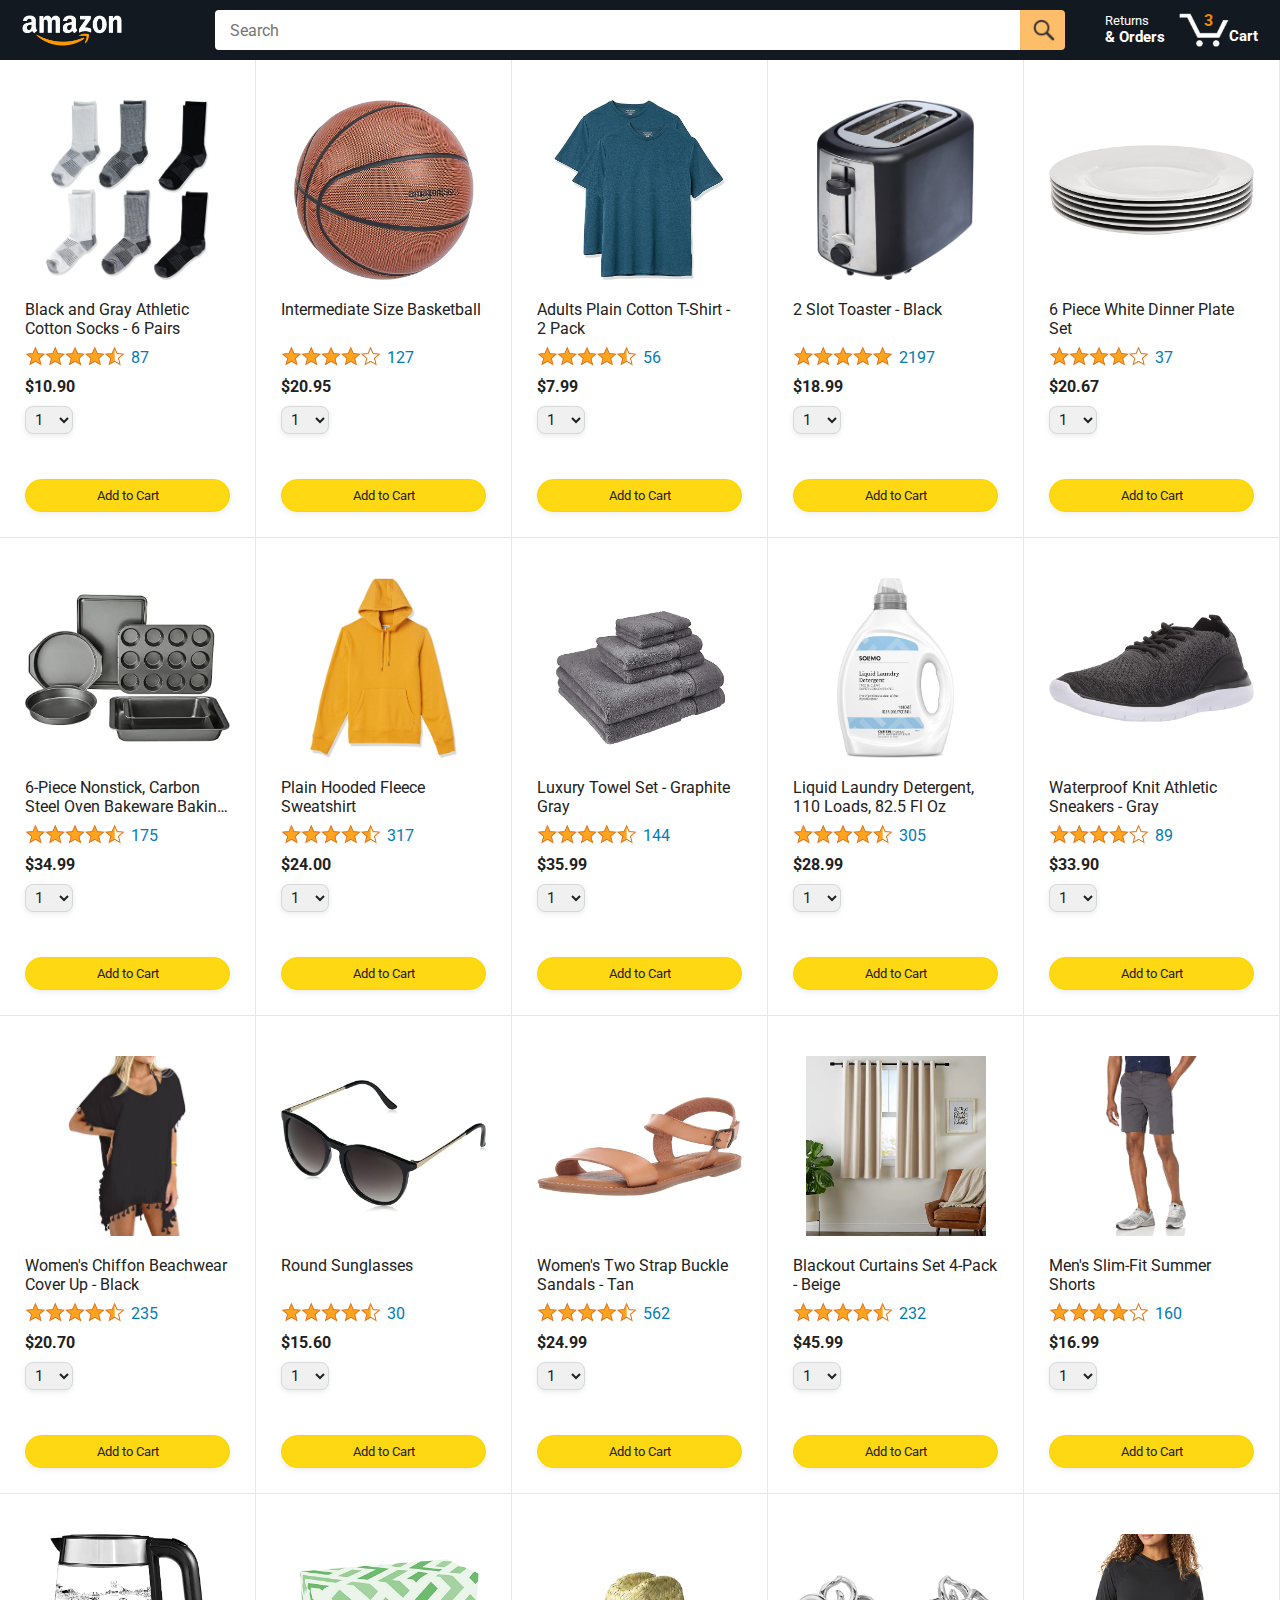
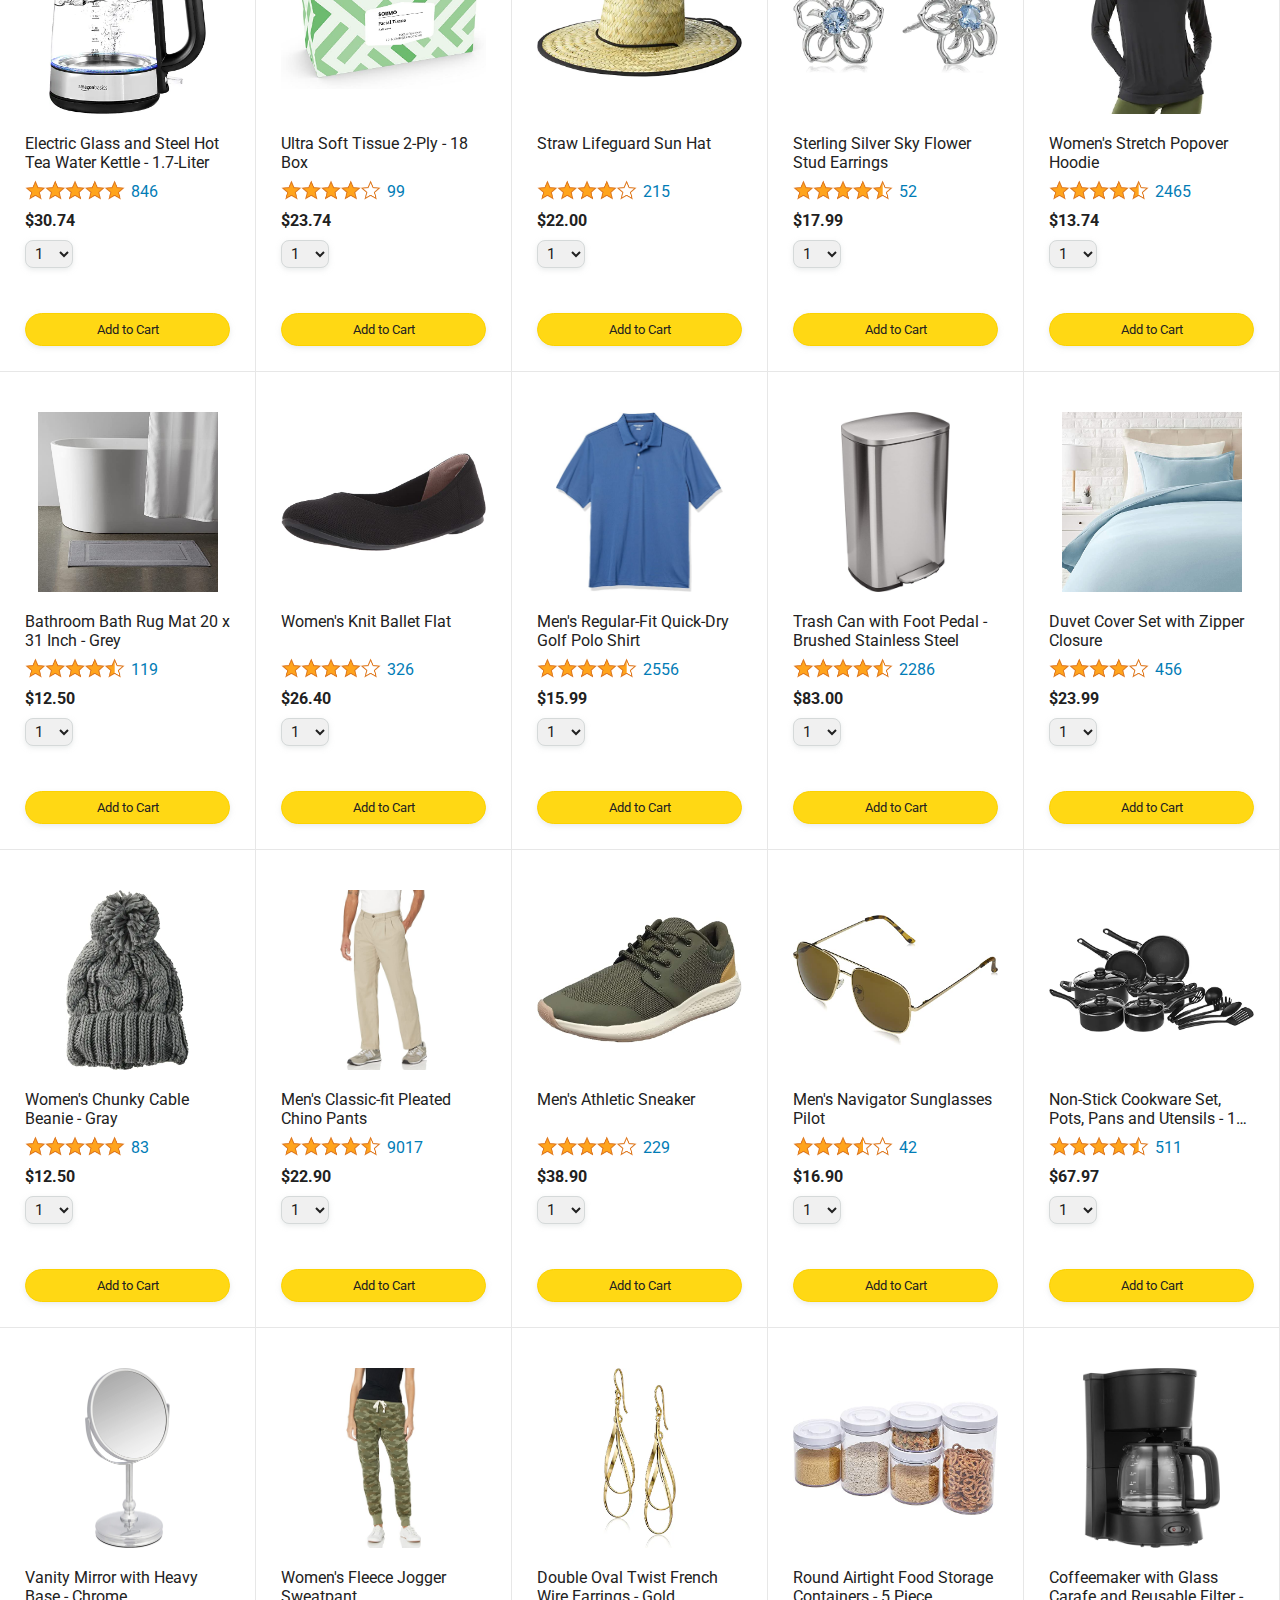
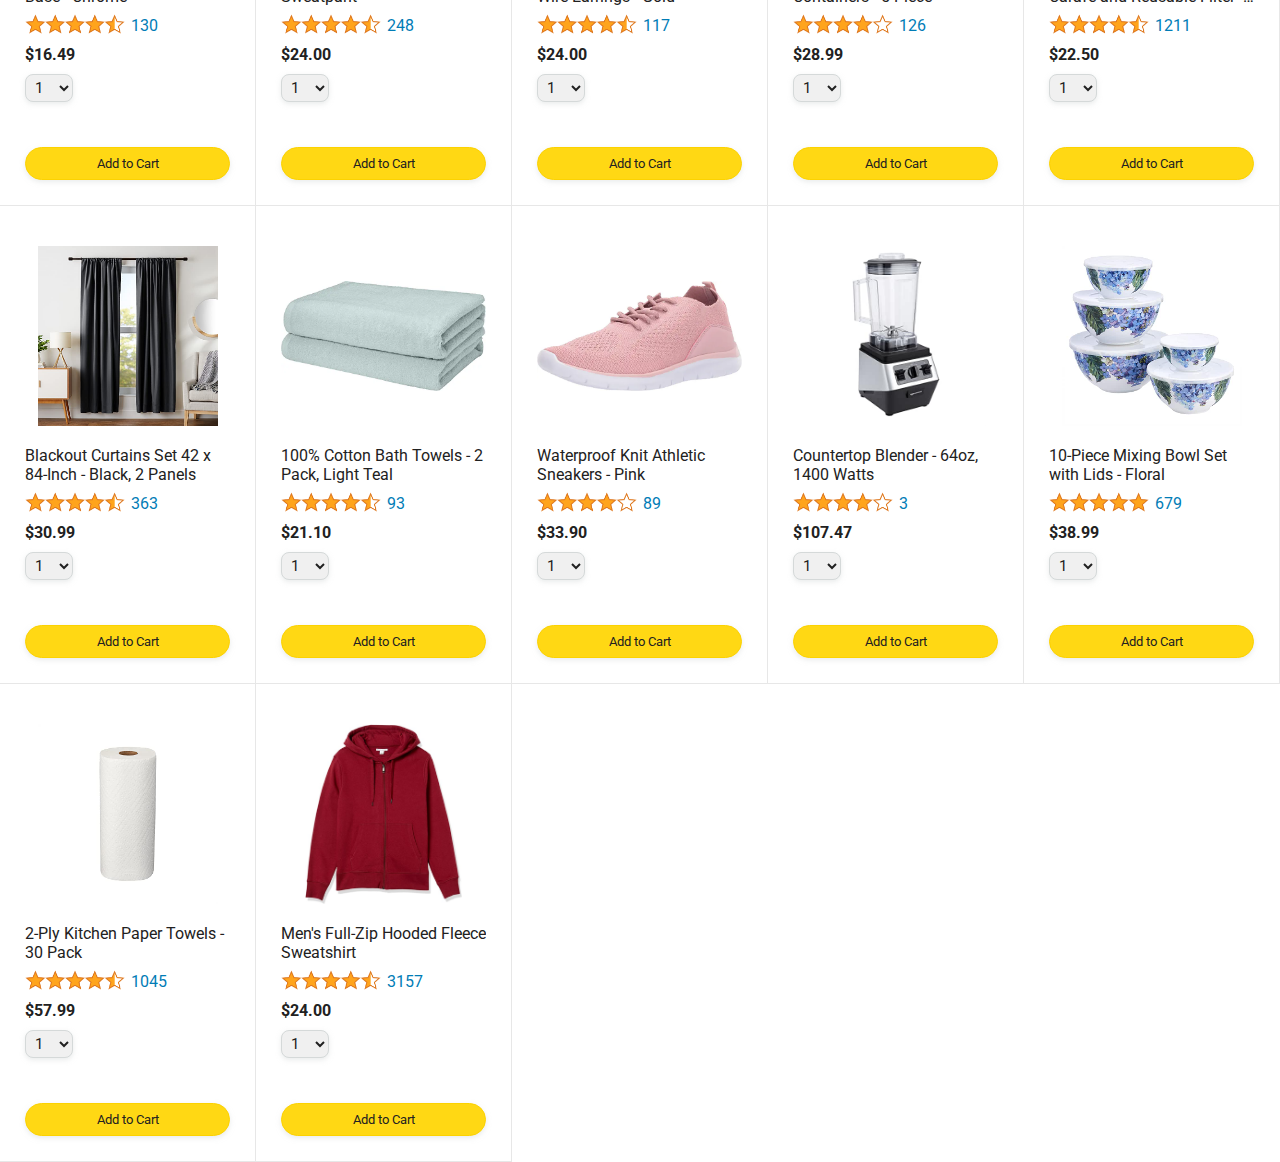
<file: javascript-amazon-project-main/index.html>
<!DOCTYPE html>
<html>
  <head>
    <title>Amazon Project</title>

    <!-- This code is needed for responsive design to work.
      (Responsive design = make the website look good on
      smaller screen sizes like a phone or a tablet). -->
    <meta name="viewport" content="width=device-width, initial-scale=1">

    <!-- Load a font called Roboto from Google Fonts. -->
    <link rel="preconnect" href="https://fonts.googleapis.com">
    <link rel="preconnect" href="https://fonts.gstatic.com" crossorigin>
    <link href="https://fonts.googleapis.com/css2?family=Roboto:wght@400;500;700&display=swap" rel="stylesheet">

    <!-- Here are the CSS files for this page. -->
    <link rel="stylesheet" href="styles/shared/general.css">
    <link rel="stylesheet" href="styles/shared/amazon-header.css">
    <link rel="stylesheet" href="styles/pages/amazon.css">
  </head>
  <body>
    <div class="amazon-header">
      <div class="amazon-header-left-section">
        <a href="amazon.html" class="header-link">
          <img class="amazon-logo"
            src="images/amazon-logo-white.png">
          <img class="amazon-mobile-logo"
            src="images/amazon-mobile-logo-white.png">
        </a>
      </div>

      <div class="amazon-header-middle-section">
        <input class="search-bar" type="text" placeholder="Search">

        <button class="search-button">
          <img class="search-icon" src="images/icons/search-icon.png">
        </button>
      </div>

      <div class="amazon-header-right-section">
        <a class="orders-link header-link" href="orders.html">
          <span class="returns-text">Returns</span>
          <span class="orders-text">& Orders</span>
        </a>

        <a class="cart-link header-link" href="checkout.html">
          <img class="cart-icon" src="images/icons/cart-icon.png">
          <div class="cart-quantity"></div>
          <div class="cart-text">Cart</div>
        </a>
      </div>
    </div>
    
    <div class="main">
      <div class="products-grid">
        
      </div>
    </div>
    
    <script type="module" src="scripts/amazon.js"></script>
  </body>
</html>
</file>
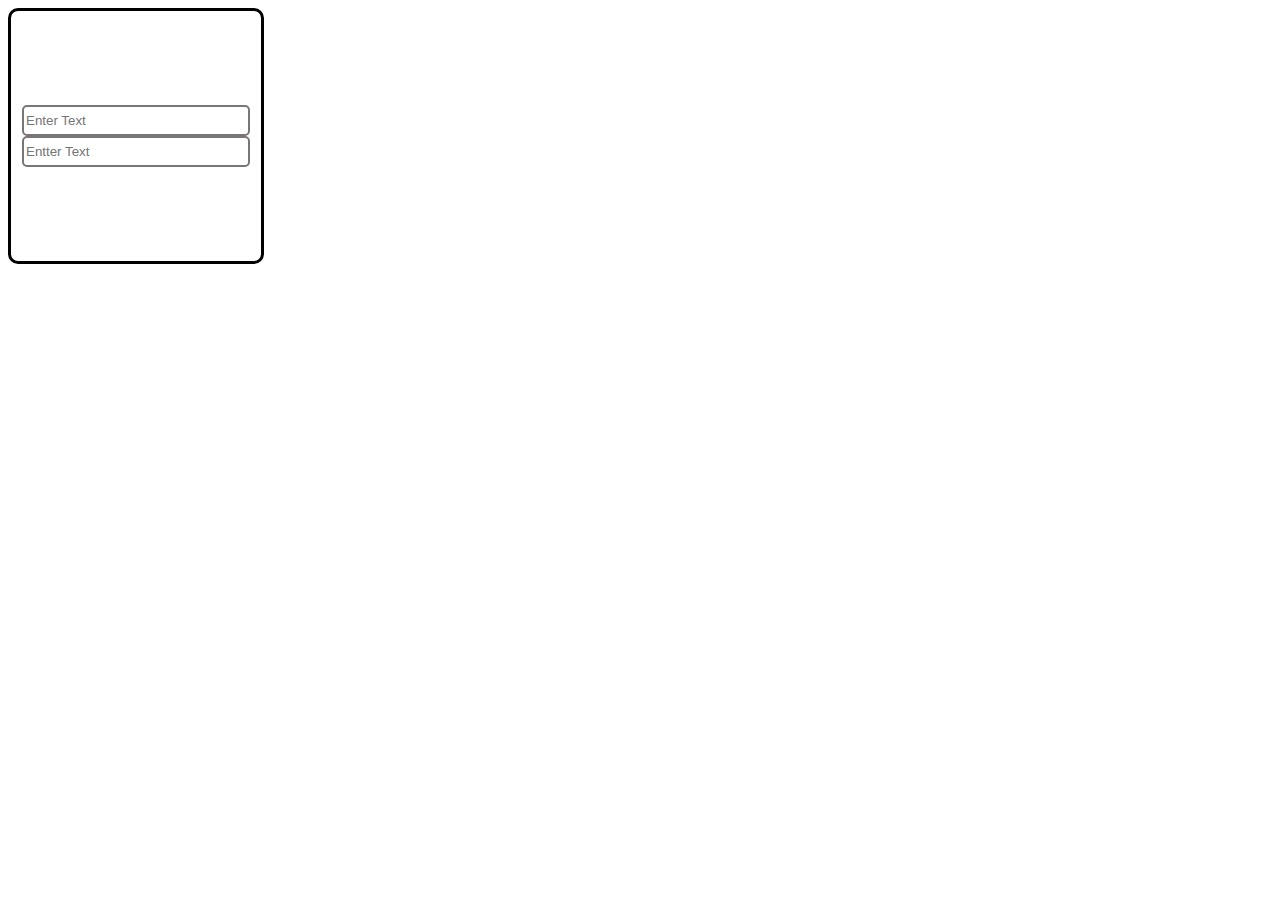
<file: javascript-amazon-project-main/trail/index.html>
<!DOCTYPE html>
<html lang="en">
<head>
  <meta charset="UTF-8">
  <meta name="viewport" content="width=device-width, initial-scale=1.0">
  <link href="style.css" rel="stylesheet">
  <title>Exercise</title>
</head>
<body>
  <div class="container">
    <input type="text" placeholder="Enter Text" class="email">
    <input type="text" placeholder="Entter Text" class="password">
  </div>
</body>
</html>
</file>
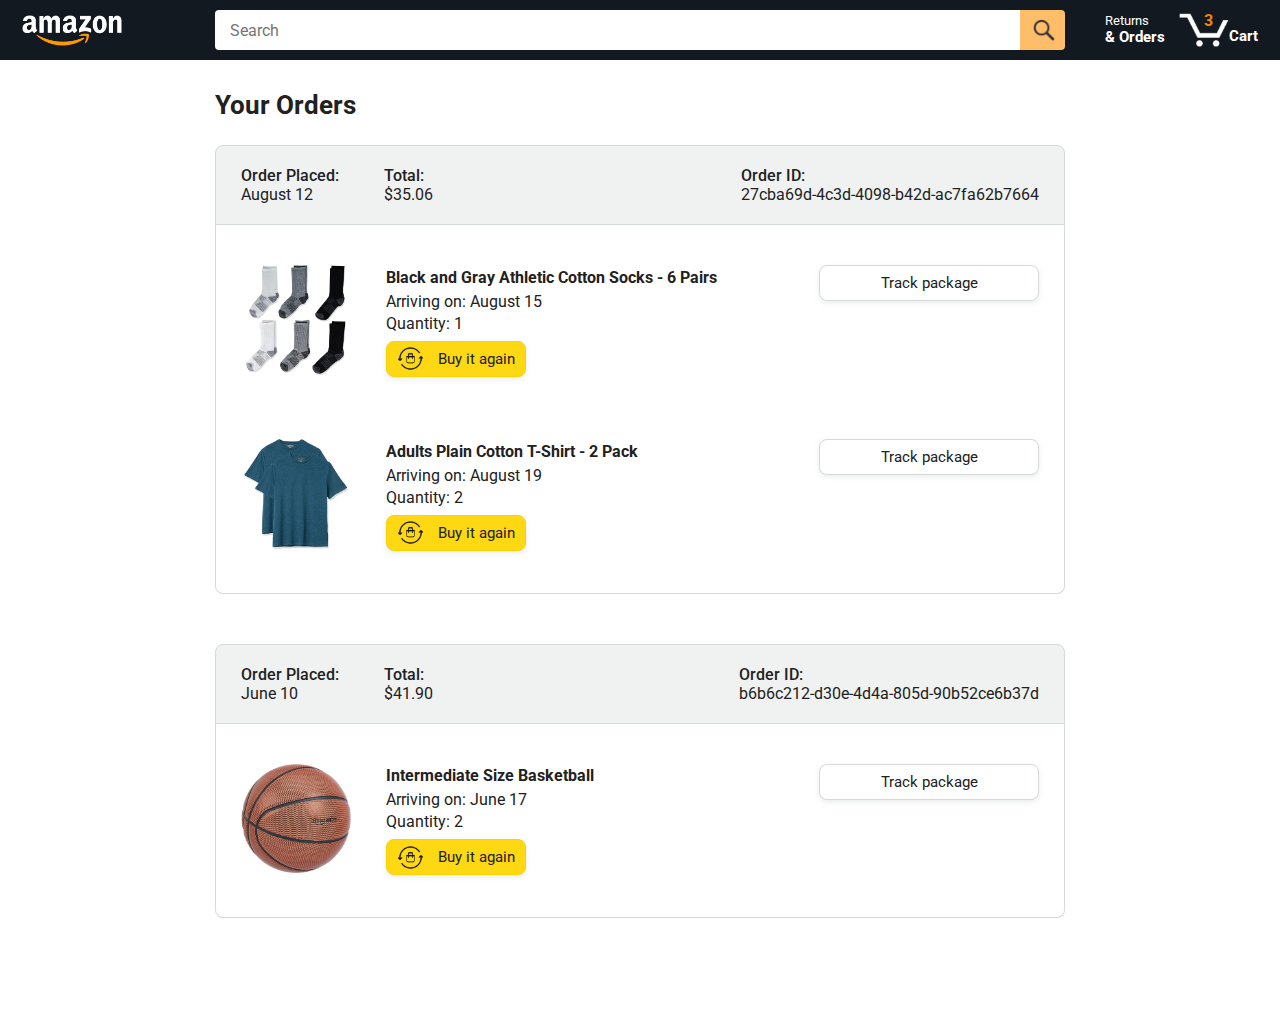
<file: javascript-amazon-project-main/orders.html>
<!DOCTYPE html>
<html>
  <head>
    <title>Orders</title>

    <!-- This code is needed for responsive design to work.
      (Responsive design = make the website look good on
      smaller screen sizes like a phone or a tablet). -->
    <meta name="viewport" content="width=device-width, initial-scale=1">

    <!-- Load a font called Roboto from Google Fonts. -->
    <link rel="preconnect" href="https://fonts.googleapis.com">
    <link rel="preconnect" href="https://fonts.gstatic.com" crossorigin>
    <link href="https://fonts.googleapis.com/css2?family=Roboto:wght@400;500;700&display=swap" rel="stylesheet">

    <!-- Here are the CSS files for this page. -->
    <link rel="stylesheet" href="styles/shared/general.css">
    <link rel="stylesheet" href="styles/shared/amazon-header.css">
    <link rel="stylesheet" href="styles/pages/orders.css">
  </head>
  <body>
    <div class="amazon-header">
      <div class="amazon-header-left-section">
        <a href="amazon.html" class="header-link">
          <img class="amazon-logo"
            src="images/amazon-logo-white.png">
          <img class="amazon-mobile-logo"
            src="images/amazon-mobile-logo-white.png">
        </a>
      </div>

      <div class="amazon-header-middle-section">
        <input class="search-bar" type="text" placeholder="Search">

        <button class="search-button">
          <img class="search-icon" src="images/icons/search-icon.png">
        </button>
      </div>

      <div class="amazon-header-right-section">
        <a class="orders-link header-link" href="orders.html">
          <span class="returns-text">Returns</span>
          <span class="orders-text">& Orders</span>
        </a>

        <a class="cart-link header-link" href="checkout.html">
          <img class="cart-icon" src="images/icons/cart-icon.png">
          <div class="cart-quantity">3</div>
          <div class="cart-text">Cart</div>
        </a>
      </div>
    </div>

    <div class="main">
      <div class="page-title">Your Orders</div>

      <div class="orders-grid">
        <div class="order-container">
          
          <div class="order-header">
            <div class="order-header-left-section">
              <div class="order-date">
                <div class="order-header-label">Order Placed:</div>
                <div>August 12</div>
              </div>
              <div class="order-total">
                <div class="order-header-label">Total:</div>
                <div>$35.06</div>
              </div>
            </div>

            <div class="order-header-right-section">
              <div class="order-header-label">Order ID:</div>
              <div>27cba69d-4c3d-4098-b42d-ac7fa62b7664</div>
            </div>
          </div>

          <div class="order-details-grid">
            <div class="product-image-container">
              <img src="images/products/athletic-cotton-socks-6-pairs.jpg">
            </div>

            <div class="product-details">
              <div class="product-name">
                Black and Gray Athletic Cotton Socks - 6 Pairs
              </div>
              <div class="product-delivery-date">
                Arriving on: August 15
              </div>
              <div class="product-quantity">
                Quantity: 1
              </div>
              <button class="buy-again-button button-primary">
                <img class="buy-again-icon" src="images/icons/buy-again.png">
                <span class="buy-again-message">Buy it again</span>
              </button>
            </div>

            <div class="product-actions">
              <a href="tracking.html?orderId=123&productId=456">
                <button class="track-package-button button-secondary">
                  Track package
                </button>
              </a>
            </div>

            <div class="product-image-container">
              <img src="images/products/adults-plain-cotton-tshirt-2-pack-teal.jpg">
            </div>

            <div class="product-details">
              <div class="product-name">
                Adults Plain Cotton T-Shirt - 2 Pack
              </div>
              <div class="product-delivery-date">
                Arriving on: August 19
              </div>
              <div class="product-quantity">
                Quantity: 2
              </div>
              <button class="buy-again-button button-primary">
                <img class="buy-again-icon" src="images/icons/buy-again.png">
                <span class="buy-again-message">Buy it again</span>
              </button>
            </div>

            <div class="product-actions">
              <a href="tracking.html">
                <button class="track-package-button button-secondary">
                  Track package
                </button>
              </a>
            </div>
          </div>
        </div>

        <div class="order-container">

          <div class="order-header">
            <div class="order-header-left-section">
              <div class="order-date">
                <div class="order-header-label">Order Placed:</div>
                <div>June 10</div>
              </div>
              <div class="order-total">
                <div class="order-header-label">Total:</div>
                <div>$41.90</div>
              </div>
            </div>

            <div class="order-header-right-section">
              <div class="order-header-label">Order ID:</div>
              <div>b6b6c212-d30e-4d4a-805d-90b52ce6b37d</div>
            </div>
          </div>

          <div class="order-details-grid">
            <div class="product-image-container">
              <img src="images/products/intermediate-composite-basketball.jpg">
            </div>

            <div class="product-details">
              <div class="product-name">
                Intermediate Size Basketball
              </div>
              <div class="product-delivery-date">
                Arriving on: June 17
              </div>
              <div class="product-quantity">
                Quantity: 2
              </div>
              <button class="buy-again-button button-primary">
                <img class="buy-again-icon" src="images/icons/buy-again.png">
                <span class="buy-again-message">Buy it again</span>
              </button>
            </div>

            <div class="product-actions">
              <a href="tracking.html">
                <button class="track-package-button button-secondary">
                  Track package
                </button>
              </a>
            </div>
          </div>
        </div>
      </div>
    </div>
  </body>
</html>
</file>
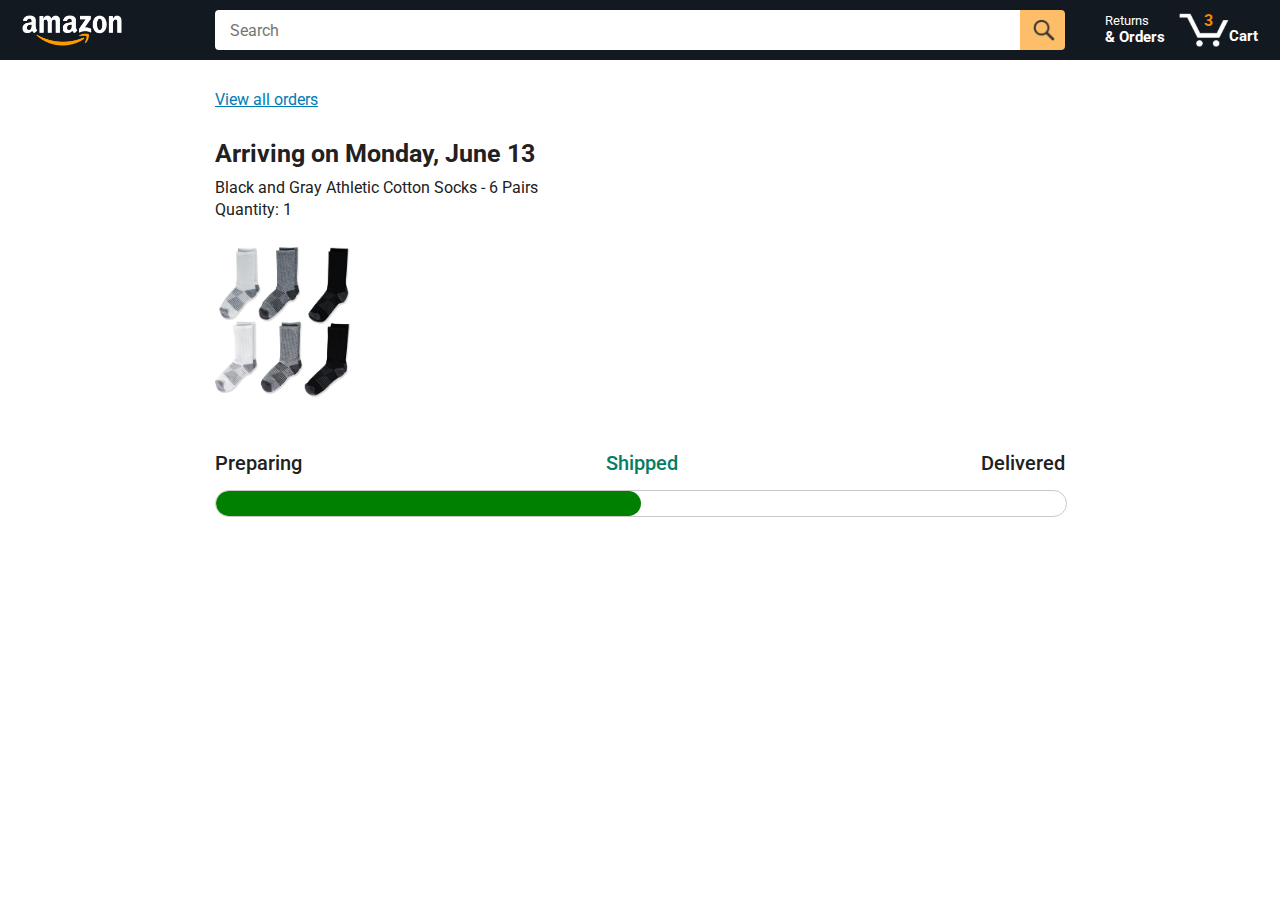
<file: javascript-amazon-project-main/tracking.html>
<!DOCTYPE html>
<html>
  <head>
    <title>Tracking</title>

    <!-- This code is needed for responsive design to work.
      (Responsive design = make the website look good on
      smaller screen sizes like a phone or a tablet). -->
    <meta name="viewport" content="width=device-width, initial-scale=1">

    <!-- Load a font called Roboto from Google Fonts. -->
    <link rel="preconnect" href="https://fonts.googleapis.com">
    <link rel="preconnect" href="https://fonts.gstatic.com" crossorigin>
    <link href="https://fonts.googleapis.com/css2?family=Roboto:wght@400;500;700&display=swap" rel="stylesheet">

    <!-- Here are the CSS files for this page. -->
    <link rel="stylesheet" href="styles/shared/general.css">
    <link rel="stylesheet" href="styles/shared/amazon-header.css">
    <link rel="stylesheet" href="styles/pages/tracking.css">
  </head>
  <body>
    <div class="amazon-header">
      <div class="amazon-header-left-section">
        <a href="amazon.html" class="header-link">
          <img class="amazon-logo"
            src="images/amazon-logo-white.png">
          <img class="amazon-mobile-logo"
            src="images/amazon-mobile-logo-white.png">
        </a>
      </div>

      <div class="amazon-header-middle-section">
        <input class="search-bar" type="text" placeholder="Search">

        <button class="search-button">
          <img class="search-icon" src="images/icons/search-icon.png">
        </button>
      </div>

      <div class="amazon-header-right-section">
        <a class="orders-link header-link" href="orders.html">
          <span class="returns-text">Returns</span>
          <span class="orders-text">& Orders</span>
        </a>

        <a class="cart-link header-link" href="checkout.html">
          <img class="cart-icon" src="images/icons/cart-icon.png">
          <div class="cart-quantity">3</div>
          <div class="cart-text">Cart</div>
        </a>
      </div>
    </div>

    <div class="main">
      <div class="order-tracking">
        <a class="back-to-orders-link link-primary" href="orders.html">
          View all orders
        </a>

        <div class="delivery-date">
          Arriving on Monday, June 13
        </div>

        <div class="product-info">
          Black and Gray Athletic Cotton Socks - 6 Pairs
        </div>

        <div class="product-info">
          Quantity: 1
        </div>

        <img class="product-image" src="images/products/athletic-cotton-socks-6-pairs.jpg">

        <div class="progress-labels-container">
          <div class="progress-label">
            Preparing
          </div>
          <div class="progress-label current-status">
            Shipped
          </div>
          <div class="progress-label">
            Delivered
          </div>
        </div>

        <div class="progress-bar-container">
          <div class="progress-bar"></div>
        </div>
      </div>
    </div>

    <script>
      const url = new URL(window.location.href);
      console.log(url.searchParams.get('orderId'));
      console.log(url.searchParams.get('productId'));

    </script>
  </body>
</html>
</file>
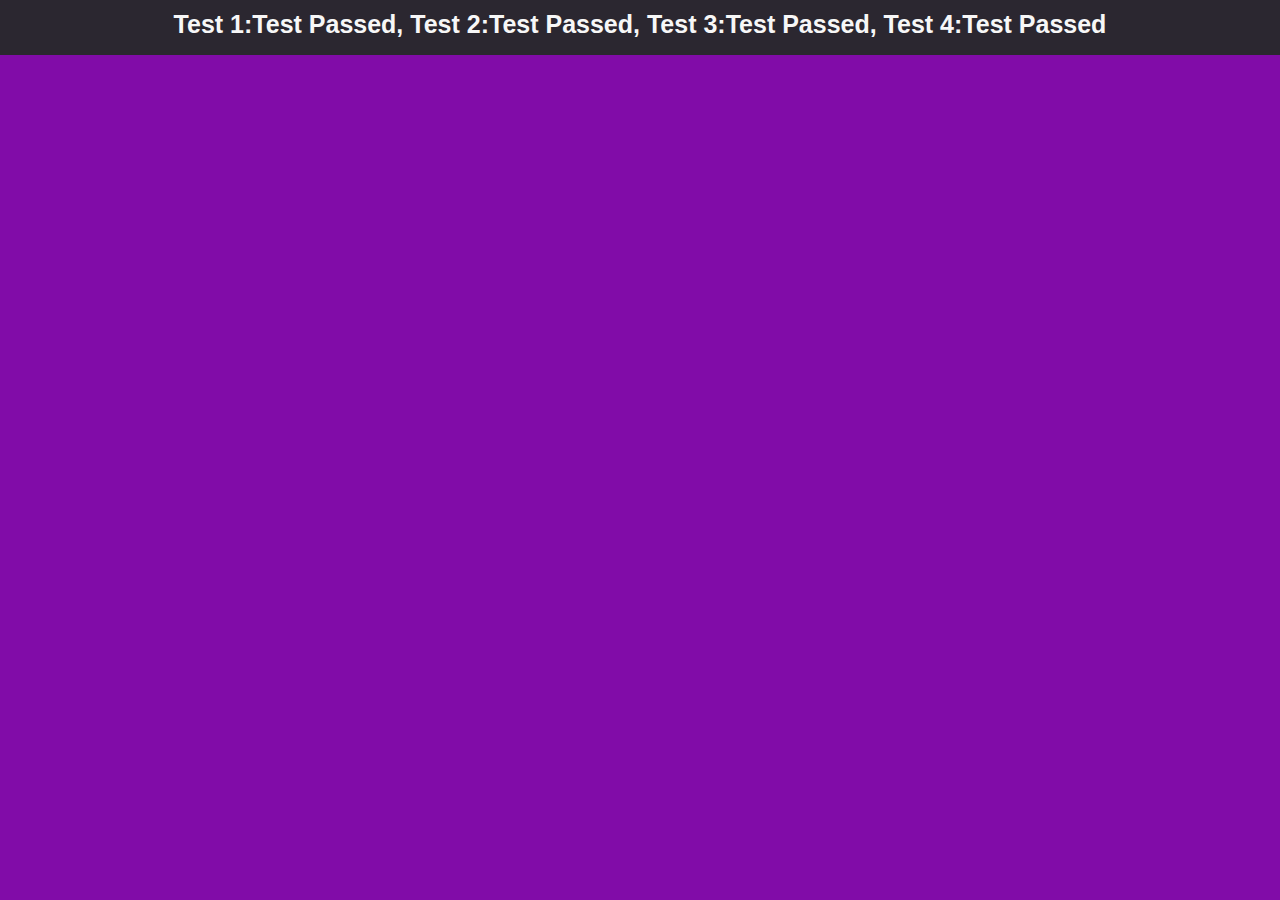
<file: javascript-amazon-project-main/test/tests.html>
<!DOCTYPE html>
<html lang="en">
<head>
  <meta charset="UTF-8">
  <meta name="viewport" content="width=device-width, initial-scale=1.0">
  <title>Tests</title>
  <style>
    body{
      background-color: #810CA8;
      margin: 0;
    }
    .test-result-container{
      background-color: #2B2730;
      color: #F7F7F7;
      font-weight: bold;
      font-family: Arial;
      padding: 10px;
      height: 35px;
      font-size: 25px;
      text-align: center;
      display: block;
      margin-left: 0px;
      text-align: center;
    }
  </style>
</head>
<body>
  <div class="test-result-container"></div>
  <script src="moneyTest.js" type="module"></script>
</body>
</html>
</file>
<file: javascript-amazon-project-main/styles/shared/general.css>
body {
  font-family: Roboto, Arial;
  color: rgb(33, 33, 33);
  /* The <body> element has a default margin of 8px
     on all sides. This removes the default margins. */
  margin: 0;
}

/* <p> elements have a default margin on the top
   and bottom. This removes the default margins. */
p {
  margin: 0;
}

button {
  cursor: pointer;
}

select {
  cursor: pointer;
}

input, select, button {
  font-family: Roboto, Arial;
}

.button-primary {
  color: rgb(33, 33, 33);
  background-color: rgb(255, 216, 20);
  border: 1px solid rgb(252, 210, 0);
  border-radius: 8px;
  cursor: pointer;
  box-shadow: 0 2px 5px rgba(213, 217, 217, 0.5);
}

.button-primary:hover {
  background-color: rgb(247, 202, 0);
  border: 1px solid rgb(242, 194, 0);
}

.button-primary:active {
  background: rgb(255, 216, 20);
  border-color: rgb(252, 210, 0);
  box-shadow: none;
}

.button-secondary {
  color: rgb(33, 33, 33);
  background: white;
  border: 1px solid rgb(213, 217, 217);
  border-radius: 8px;
  cursor: pointer;
  box-shadow: 0 2px 5px rgba(213, 217, 217, 0.5);
}

.button-secondary:hover {
  background-color: rgb(247, 250, 250);
}

.button-secondary:active {
  background-color: rgb(237, 253, 255);
  box-shadow: none;
}

/* These styles will limit text to 2 lines. Anything
   beyond 2 lines will be replaced with "..."
   You can find this code by using an A.I. tool or by
   searching in Google.
   https://css-tricks.com/almanac/properties/l/line-clamp/ */
.limit-text-to-2-lines {
  display: -webkit-box;
  -webkit-line-clamp: 2;
  -webkit-box-orient: vertical;
  overflow: hidden;
}

.link-primary {
  color: rgb(1, 124, 182);
  cursor: pointer;
}

.link-primary:hover {
  color: rgb(196, 80, 0);
}

/* Styles for dropdown selectors. */
select {
  color: rgb(33, 33, 33);
  background-color: rgb(240, 240, 240);
  border: 1px solid rgb(213, 217, 217);
  border-radius: 8px;
  padding: 3px 5px;
  font-size: 15px;
  cursor: pointer;
  box-shadow: 0 2px 5px rgba(213, 217, 217, 0.5);
}

select:focus,
input:focus {
  outline: 2px solid rgb(255, 153, 0);
}
</file>
<file: javascript-amazon-project-main/styles/shared/amazon-header.css>
.amazon-header {
  background-color: rgb(19, 25, 33);
  color: white;
  padding-left: 15px;
  padding-right: 15px;

  display: flex;
  align-items: center;
  justify-content: space-between;

  position: fixed;
  top: 0;
  left: 0;
  right: 0;
  height: 60px;
}

.amazon-header-left-section {
  width: 180px;
}

@media (max-width: 800px) {
  .amazon-header-left-section {
    width: unset;
  }
}

.header-link {
  display: inline-block;
  padding: 6px;
  border-radius: 2px;
  cursor: pointer;
  text-decoration: none;
  border: 1px solid rgba(0, 0, 0, 0);
}

.header-link:hover {
  border: 1px solid white;
}

.amazon-logo {
  width: 100px;
  margin-top: 5px;
}

.amazon-mobile-logo {
  display: none;
}

@media (max-width: 575px) {
  .amazon-logo {
    display: none;
  }

  .amazon-mobile-logo {
    display: block;
    height: 35px;
    margin-top: 5px;
  }
}

.amazon-header-middle-section {
  flex: 1;
  max-width: 850px;
  margin-left: 10px;
  margin-right: 10px;
  display: flex;
}

.search-bar {
  flex: 1;
  width: 0;
  font-size: 16px;
  height: 38px;
  padding-left: 15px;
  border: none;
  border-top-left-radius: 4px;
  border-bottom-left-radius: 4px;
  border-top-right-radius: 0;
  border-bottom-right-radius: 0;
}

.search-button {
  background-color: rgb(254, 189, 105);
  border: none;
  width: 45px;
  height: 40px;
  border-top-right-radius: 4px;
  border-bottom-right-radius: 4px;
  flex-shrink: 0;
}

.search-icon {
  height: 22px;
  margin-left: 2px;
  margin-top: 3px;
}

.amazon-header-right-section {
  width: 180px;
  flex-shrink: 0;
  display: flex;
  justify-content: end;
}

.orders-link {
  color: white;
}

.returns-text {
  display: block;
  font-size: 13px;
}

.orders-text {
  display: block;
  font-size: 15px;
  font-weight: 700;
}

.cart-link {
  color: white;
  display: flex;
  align-items: center;
  position: relative;
}

.cart-icon {
  width: 50px;
}

.cart-text {
  margin-top: 12px;
  font-size: 15px;
  font-weight: 700;
}

.cart-quantity {
  color: rgb(240, 136, 4);
  font-size: 16px;
  font-weight: 700;

  position: absolute;
  top: 4px;
  left: 22px;
  
  width: 26px;
  text-align: center;
}
</file>
<file: javascript-amazon-project-main/styles/pages/amazon.css>
.main {
  margin-top: 60px;
}

.products-grid {
  display: grid;

  /* - In CSS Grid, 1fr means a column will take up the
       remaining space in the grid.
     - If we write 1fr 1fr ... 1fr; 8 times, this will
       divide the grid into 8 columns, each taking up an
       equal amount of the space.
     - repeat(8, 1fr); is a shortcut for repeating "1fr"
       8 times (instead of typing out "1fr" 8 times).
       repeat(...) is a special property that works with
       display: grid; */
  grid-template-columns: repeat(8, 1fr);
}

/* @media is used to create responsive design (making the
   website look good on any screen size). This @media
   means when the screen width is 2000px or less, we
   will divide the grid into 7 columns instead of 8. */
@media (max-width: 2000px) {
  .products-grid {
    grid-template-columns: repeat(7, 1fr);
  }
}

/* This @media means when the screen width is 1600px or
   less, we will divide the grid into 6 columns. */
@media (max-width: 1600px) {
  .products-grid {
    grid-template-columns: repeat(6, 1fr);
  }
}

@media (max-width: 1300px) {
  .products-grid {
    grid-template-columns: repeat(5, 1fr);
  }
}

@media (max-width: 1000px) {
  .products-grid {
    grid-template-columns: repeat(4, 1fr);
  }
}

@media (max-width: 800px) {
  .products-grid {
    grid-template-columns: repeat(3, 1fr);
  }
}

@media (max-width: 575px) {
  .products-grid {
    grid-template-columns: repeat(2, 1fr);
  }
}

@media (max-width: 450px) {
  .products-grid {
    grid-template-columns: 1fr;
  }
}

.product-container {
  padding-top: 40px;
  padding-bottom: 25px;
  padding-left: 25px;
  padding-right: 25px;

  border-right: 1px solid rgb(231, 231, 231);
  border-bottom: 1px solid rgb(231, 231, 231);

  display: flex;
  flex-direction: column;
}

.product-image-container {
  display: flex;
  justify-content: center;
  align-items: center;

  height: 180px;
  margin-bottom: 20px;
}

.product-image {
  /* Images will overflow their container by default. To
    prevent this, we set max-width and max-height to 100%
    so they stay inside their container. */
  max-width: 100%;
  max-height: 100%;
}

.product-name {
  height: 40px;
  margin-bottom: 5px;
}

.product-rating-container {
  display: flex;
  align-items: center;
  margin-bottom: 10px;
}

.product-rating-stars {
  width: 100px;
  margin-right: 6px;
}

.product-rating-count {
  color: rgb(1, 124, 182);
  cursor: pointer;
  margin-top: 3px;
}

.product-price {
  font-weight: 700;
  margin-bottom: 10px;
}

.product-quantity-container {
  margin-bottom: 17px;
}

.product-spacer {
  flex: 1;
}

.added-to-cart {
  color: rgb(6, 125, 98);
  font-size: 16px;

  display: flex;
  align-items: center;
  margin-bottom: 8px;

  /* At first, the "Added to cart" message will
     be invisible. Use JavaScript to change the
     opacity and make it visible. */
  opacity: 0;
}

.added-to-cart img {
  height: 20px;
  margin-right: 5px;
}

.add-to-cart-button {
  width: 100%;
  padding: 8px;
  border-radius: 50px;
}
</file>
<file: javascript-amazon-project-main/trail/style.css>
.container{
  height:250px;
  width:250px;
  border:black 3px solid;
  border-radius: 10px;
  display: flex;
  flex-direction: column;
  justify-content: center;
  align-items: center;
  flex:1fr;
}

.email,.password{
  width: 220px;
  height: 25px;
  border: rgb(122, 118, 118) solid 2px;
  border-radius: 5px;
}
</file>
<file: javascript-amazon-project-main/styles/pages/orders.css>
.main {
  max-width: 850px;
  margin-top: 90px;
  margin-bottom: 100px;
  padding-left: 20px;
  padding-right: 20px;

  /* margin-left: auto;
     margin-right auto;
     Is a trick for centering an element horizontally
     without needing a container. */
  margin-left: auto;
  margin-right: auto;
}

.page-title {
  font-weight: 700;
  font-size: 26px;
  margin-bottom: 25px;
}

.orders-grid {
  display: grid;
  grid-template-columns: 1fr;
  row-gap: 50px;
}

.order-header {
  background-color: rgb(240, 242, 242);
  border: 1px solid rgb(213, 217, 217);

  display: flex;
  align-items: center;
  justify-content: space-between;

  padding: 20px 25px;
  border-top-left-radius: 8px;
  border-top-right-radius: 8px;
}

.order-header-left-section {
  display: flex;
  flex-shrink: 0;
}

.order-header-label {
  font-weight: 500;
}

.order-date,
.order-total {
  margin-right: 45px;
}

.order-header-right-section {
  flex-shrink: 1;
}

@media (max-width: 575px) {
  .order-header {
    flex-direction: column;
    align-items: start;
    line-height: 23px;
    padding: 15px;
  }

  .order-header-left-section {
    flex-direction: column;
  }

  .order-header-label {
    margin-right: 5px;
  }

  .order-date,
  .order-total {
    display: grid;
    grid-template-columns: auto 1fr;
    margin-right: 0;
  }

  .order-header-right-section {
    display: grid;
    grid-template-columns: auto 1fr;
  }
}

.order-details-grid {
  padding: 40px 25px;
  border: 1px solid rgb(213, 217, 217);
  border-top: none;
  border-bottom-left-radius: 8px;
  border-bottom-right-radius: 8px;

  display: grid;
  grid-template-columns: 110px 1fr 220px;
  column-gap: 35px;
  row-gap: 60px;
  align-items: center;
}

@media (max-width: 800px) {
  .order-details-grid {
    grid-template-columns: 110px 1fr;
    row-gap: 0;
    padding-bottom: 8px;
  }
}

@media (max-width: 450px) {
  .order-details-grid {
    grid-template-columns: 1fr;
  }
}

.product-image-container {
  text-align: center;
}

.product-image-container img {
  max-width: 110px;
  max-height: 110px;
}

.product-name {
  font-weight: 700;
  margin-bottom: 5px;
}

.product-delivery-date {
  margin-bottom: 3px;
}

.product-quantity {
  margin-bottom: 8px;
}

.buy-again-button {
  font-size: 15px;
  width: 140px;
  height: 36px;
  border-radius: 8px;

  display: flex;
  align-items: center;
  justify-content: center;
}

.buy-again-icon {
  width: 25px;
  margin-right: 15px;
}

.product-actions {
  align-self: start;
}

.track-package-button {
  width: 100%;
  font-size: 15px;
  padding: 8px;
}

@media (max-width: 800px) {
  .buy-again-button {
    margin-bottom: 10px;
  }

  .product-actions {
    /* grid-column: 2 means this element will be placed
       in column 2 in the grid. (Normally, the column that
       an element is placed in is determined by the order
       of the elements in the HTML. grid-column overrides
       this default ordering). */
    grid-column: 2;
    margin-bottom: 30px;
  }

  .track-package-button {
    width: 140px;
  }
}

@media (max-width: 450px) {
  .product-image-container {
    text-align: center;
    margin-bottom: 25px;
  }

  .product-image-container img {
    max-width: 150px;
    max-height: 150px;
  }

  .product-name {
    margin-bottom: 10px;
  }

  .product-quantity {
    margin-bottom: 15px;
  }

  .buy-again-button {
    width: 100%;
    margin-bottom: 15px;
  }

  .product-actions {
    /* grid-column: auto; undos grid-column: 2; from above.
       This element will now be placed in its normal column
       in the grid. */
    grid-column: auto;
    margin-bottom: 70px;
  }

  .track-package-button {
    width: 100%;
    padding: 12px;
  }
}
</file>
<file: javascript-amazon-project-main/styles/pages/tracking.css>
.main {
  max-width: 850px;
  margin-top: 90px;
  margin-bottom: 100px;
  padding-left: 30px;
  padding-right: 30px;

  /* margin-left: auto;
     margin-right auto;
     Is a trick for centering an element horizontally
     without needing a container. */
  margin-left: auto;
  margin-right: auto;
}

.back-to-orders-link {
  display: inline-block;
  margin-bottom: 30px;
}

.delivery-date {
  font-size: 25px;
  font-weight: 700;
  margin-bottom: 10px;
}

.product-info {
  margin-bottom: 3px;
}

.product-image {
  max-width: 150px;
  max-height: 150px;
  margin-top: 25px;
  margin-bottom: 50px;
}

.progress-labels-container {
  display: flex;
  justify-content: space-between;
  font-size: 20px;
  font-weight: 500;
  margin-bottom: 15px;
}

.current-status {
  color: rgb(6, 125, 98);
}

@media (max-width: 575px) {
  .progress-labels-container {
    font-size: 16px;
  }
}

@media (max-width: 450px) {
  .progress-labels-container {
    flex-direction: column;
    margin-bottom: 5px;
  }

  .progress-label {
    margin-bottom: 3px;
  }
}

.progress-bar-container {
  height: 25px;
  width: 100%;

  border: 1px solid rgb(200, 200, 200);
  border-radius: 50px;
  overflow: hidden;
}

.progress-bar {
  height: 100%;
  background-color: green;
  border-radius: 50px;
  width: 50%;
}
</file>
